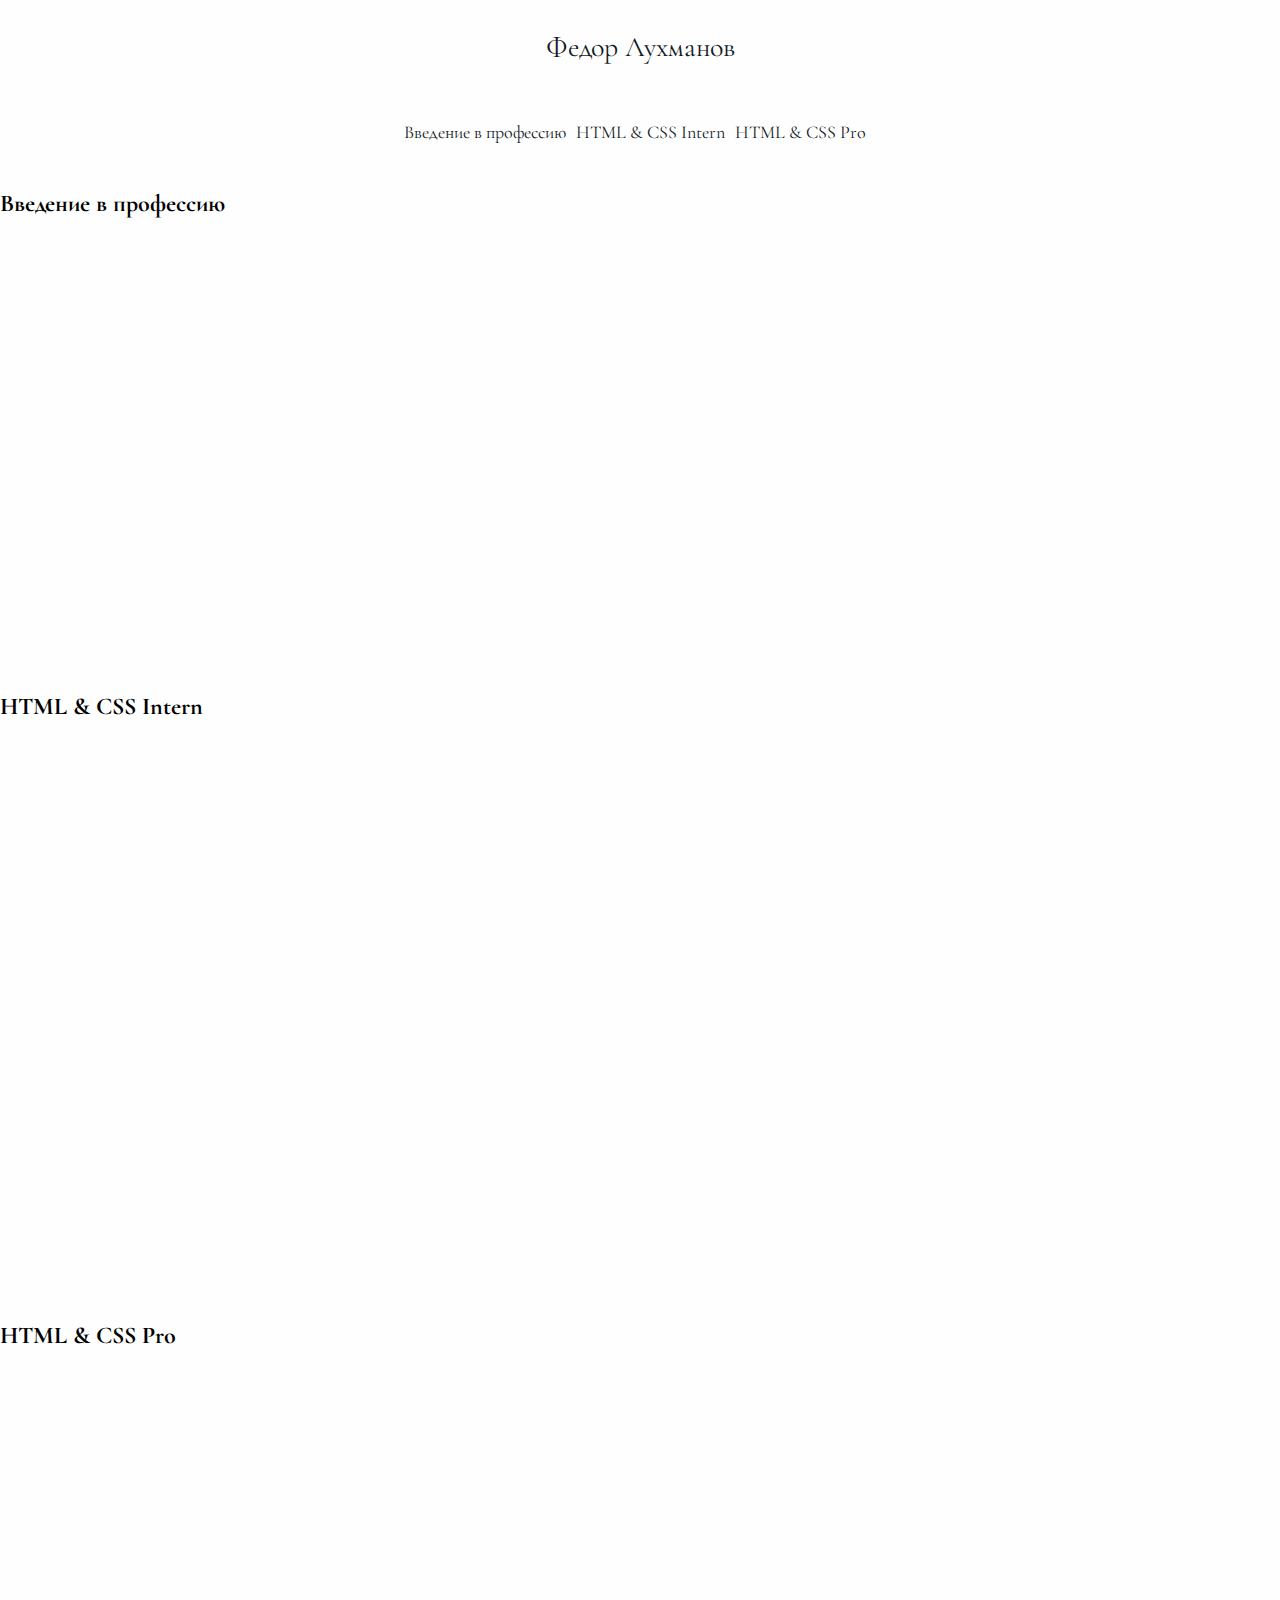
<file: flexbox/index.html>
<!DOCTYPE html>
<html>

<head>
  <meta charset="UTF-8">
  <meta name="viewport" content="width=device-width, initial-scale=1.0">
  <link rel="icon" href="https://pictures.s3.yandex.net/favicon.png">
  <meta name="description" content="портфолио Федора Лухманова на Яндекс Практикуме">
  <meta name="keywords" content="html, css">
  <meta name="author" content="Федор Лухманов">
  <link rel="stylesheet" href="normalize.css">
  <link rel="stylesheet" href="style.css">
  <title>Портфолио</title>
</head>

<body>
  <div class="page">
    <header class="header">
      <a href="#" class="header__link" lang="ru">Федор Лухманов</a>
    </header>
    <nav class="menu">
      <a href="#beginner-block" class="menu__link">Введение в профессию</a>
      <a href="#intern-block" class="menu__link">HTML & CSS Intern</a>
      <a href="#pro-block" class="menu__link">HTML & CSS Pro</a>
    </nav>
    <main class="main">
      <section id="beginner-block" class="beginner">
        <h2 class="beginner__title">Введение в профессию</h2>
        <div class="beginner__project-container">
          <div class="beginner__project beginner__project_first-code">
            <a class="beginner__hover-link" href="#">Первый код</a>
          </div>
          <div class="beginner__project beginner__project_design-principles">
            <a class="beginner__hover-link" href="#">4 принципа вёрстки</a>
          </div>
        </div>
      </section>
      <section id="intern-block" class="intern">
        <h2 class="intern__title">HTML & CSS Intern</h2>
        <div class="intern__project-container">
          <div class="intern__column intern__column_multi-item">
            <div class="intern__project-block intern__project-block_two-projects">
              <div class="intern__project intern__project_first-project">
                <a class="intern__hover-link" href="#">идея</a>
              </div>
              <div class="intern__project intern__project_second-project">
                <a class="intern__hover-link" href="#">мысль</a>
              </div>
            </div>
            <div class="intern__project-block intern__project-block_one-project">
              <a class="intern__hover-link" href="#">сомнение</a>
            </div>
          </div>
          <div class="intern__column intern__column_single-item">
            <a class="intern__hover-link" href="#">задача</a>
          </div>
        </div>
      </section>
      <section id="pro-block" class="pro">
        <h2 class="pro__title">HTML & CSS Pro</h2>
        <div class="pro__project-container">
          <div class="pro__project pro__project_first-project">
            <a class="pro__hover-link" href="#">цель</a>
          </div>
          <div class="pro__project pro__project_second-project">
            <a class="pro__hover-link" href="#">вдохновение</a>
          </div>
          <div class="pro__project pro__project_third-project">
            <a class="pro__hover-link" href="#">расчёт</a>
          </div>
        </div>
      </section>
    </main>
    <footer class="footer">
      <div class="footer__logo"></div>
    </footer>
  </div>
</body>

</html>
</file>
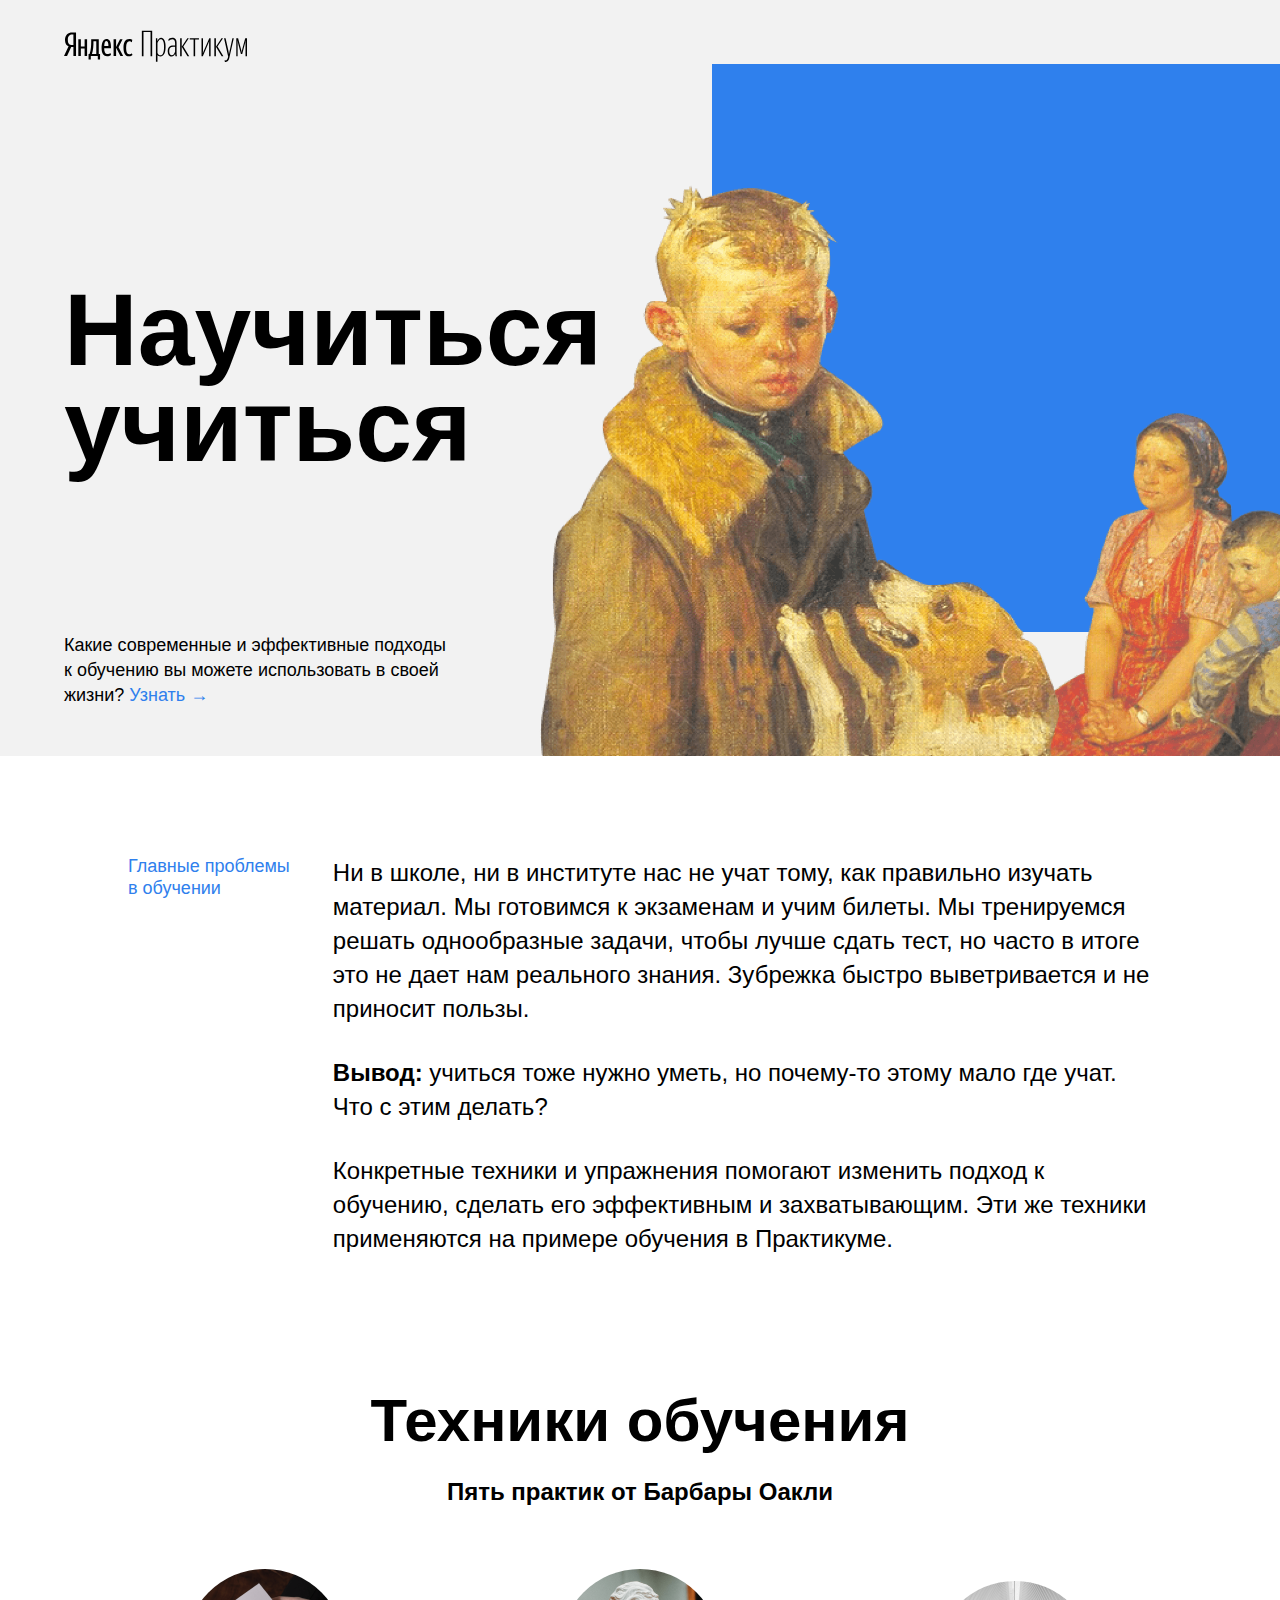
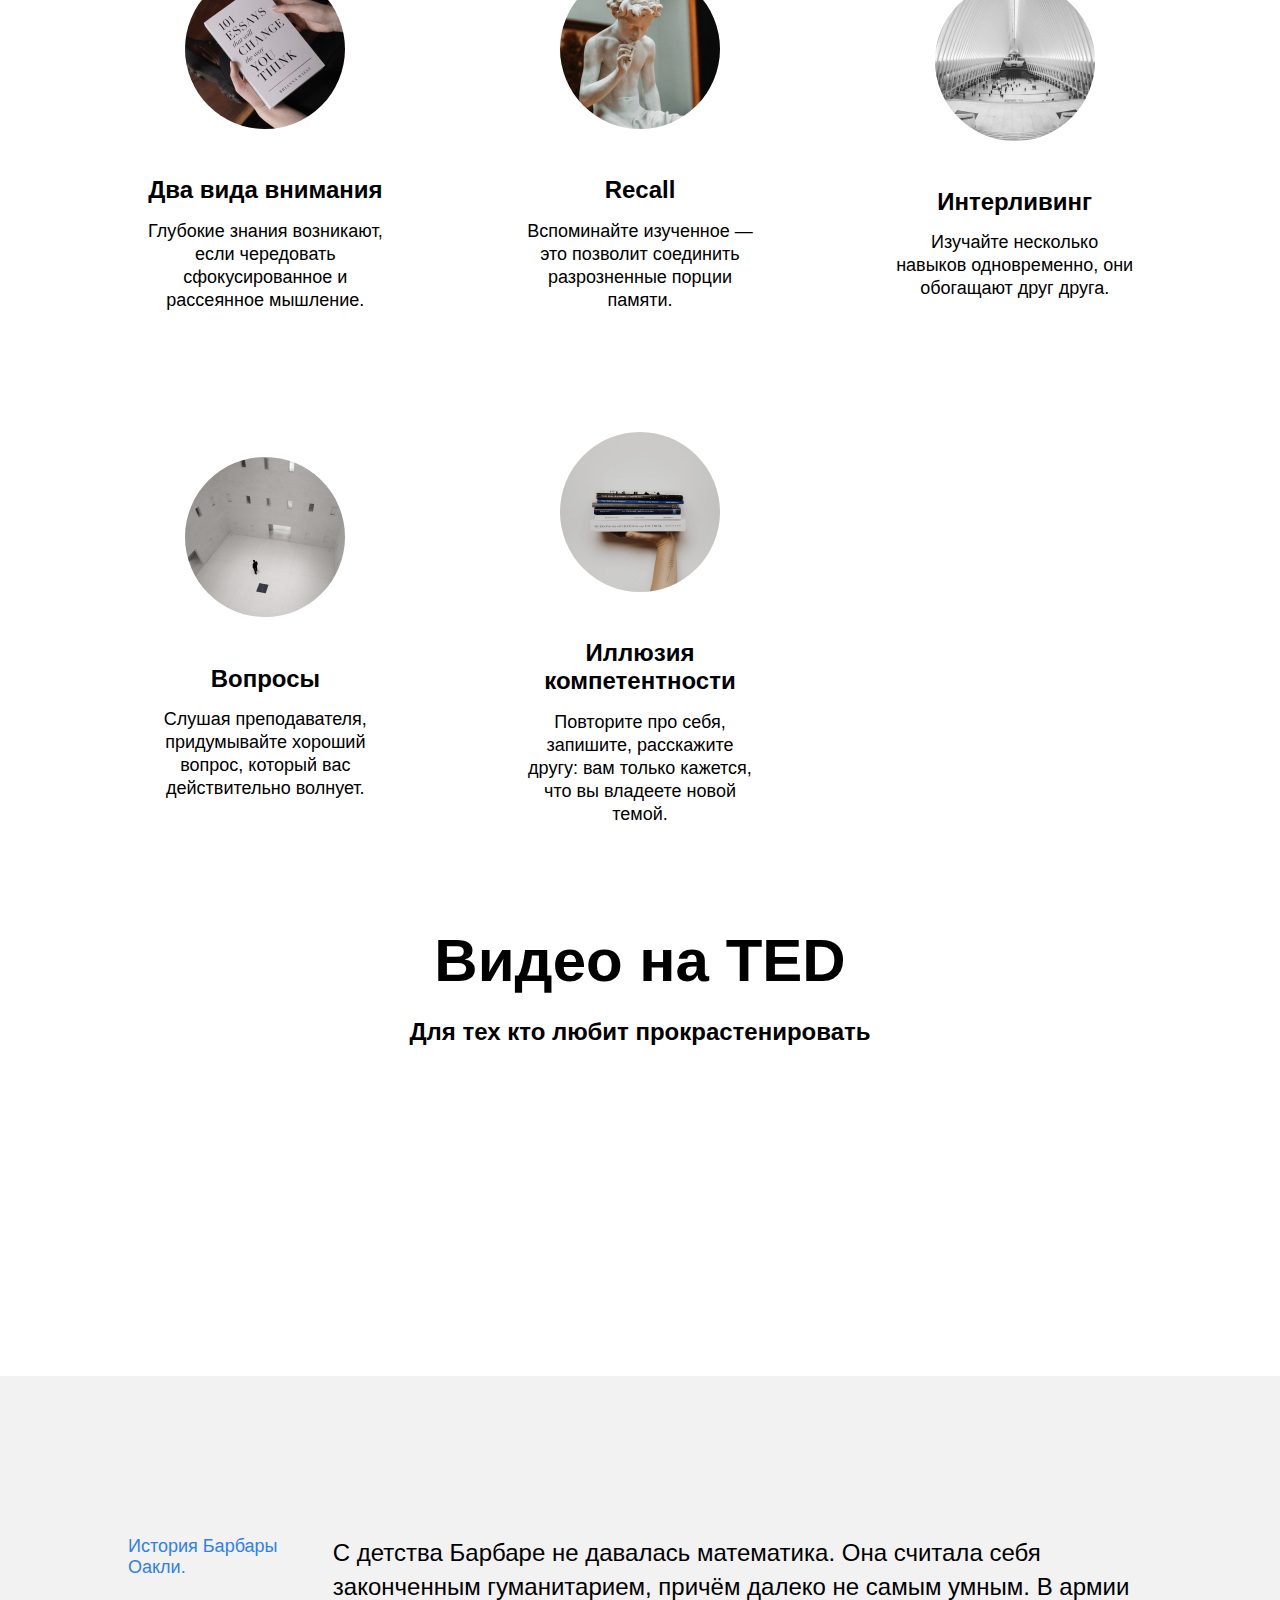
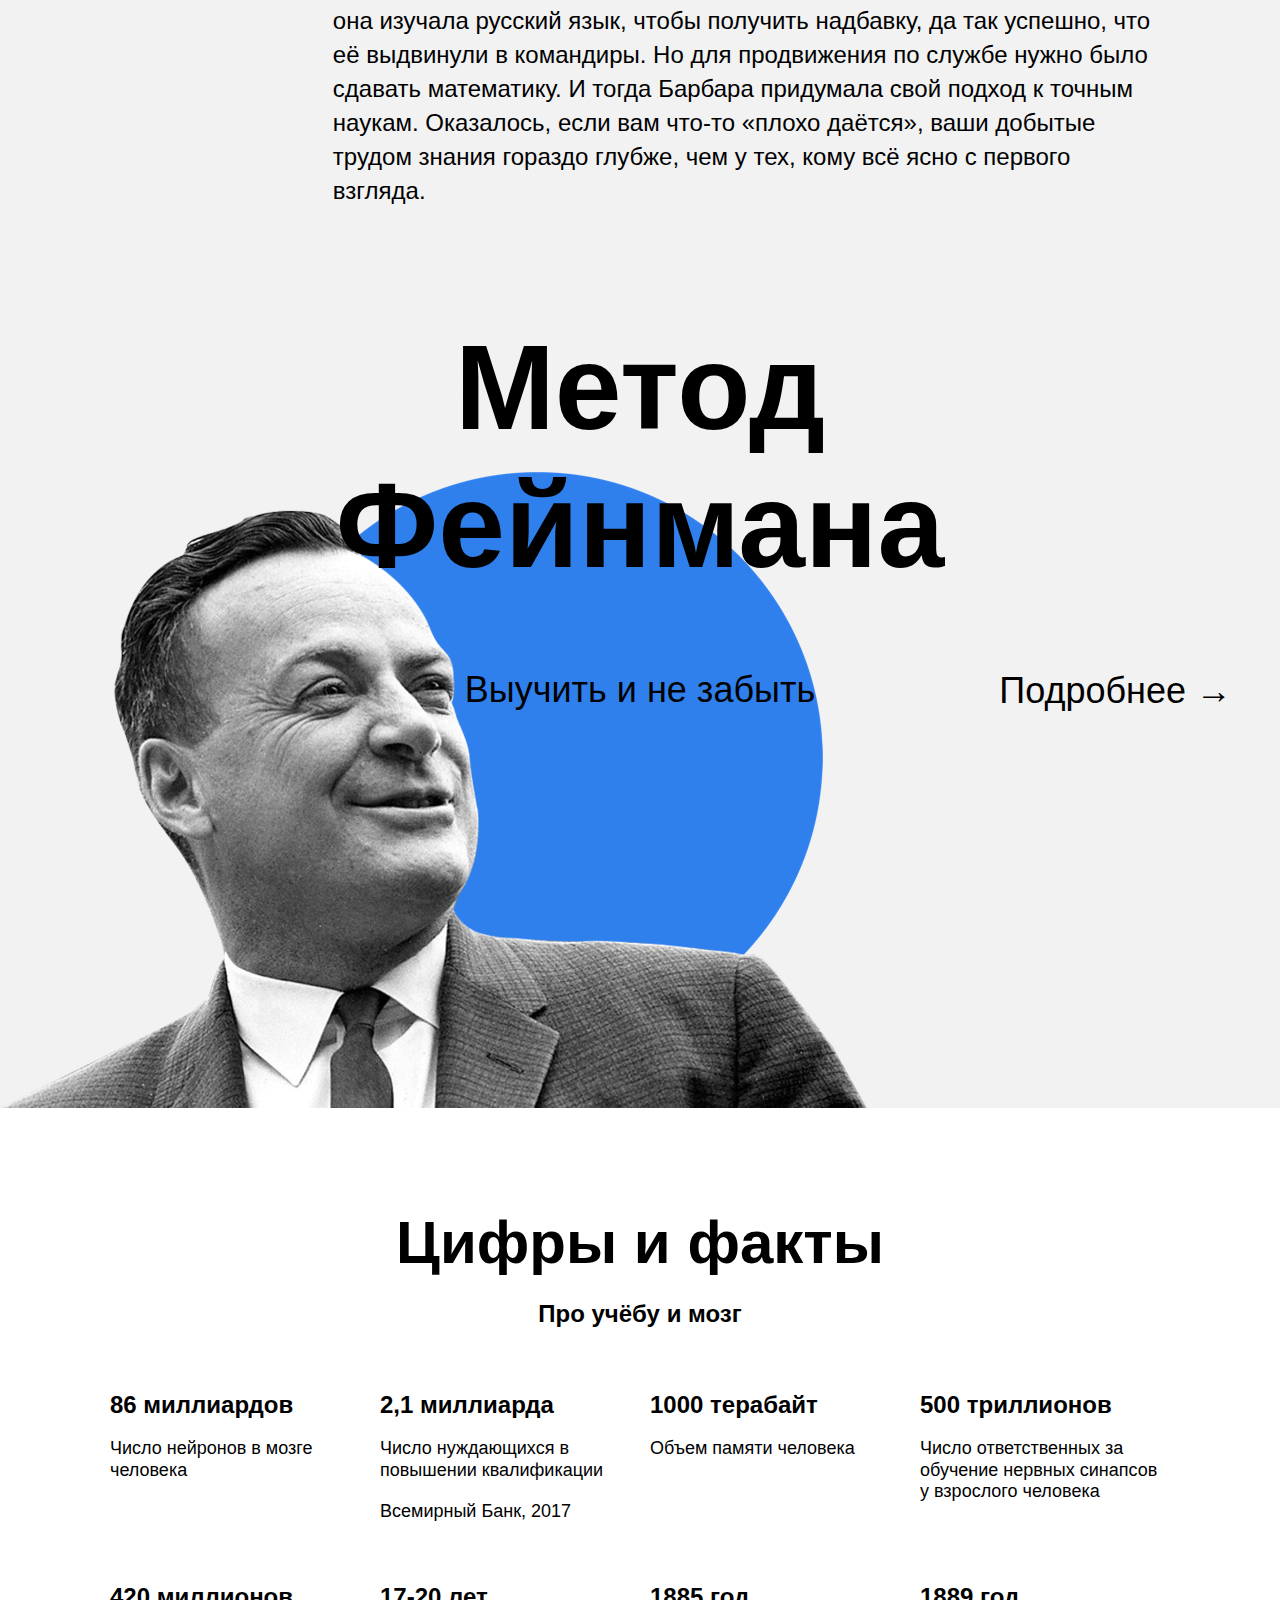
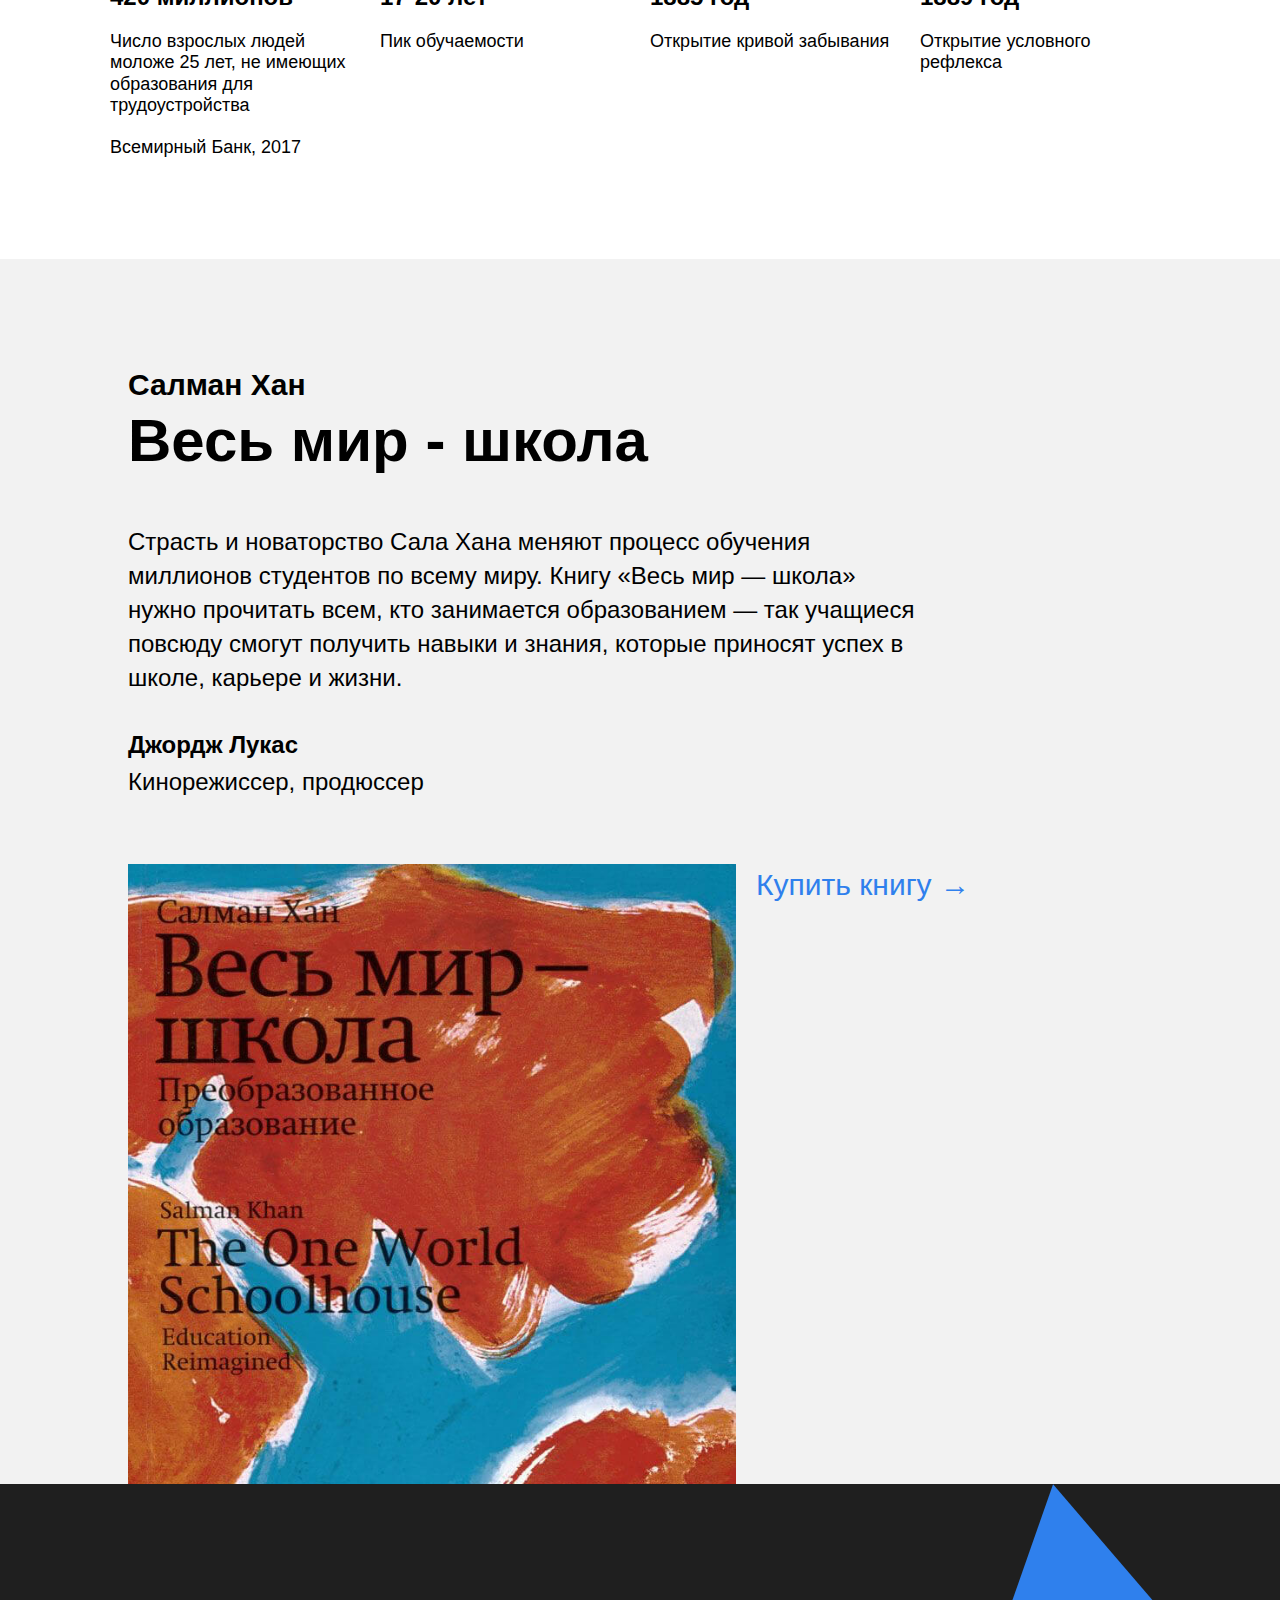
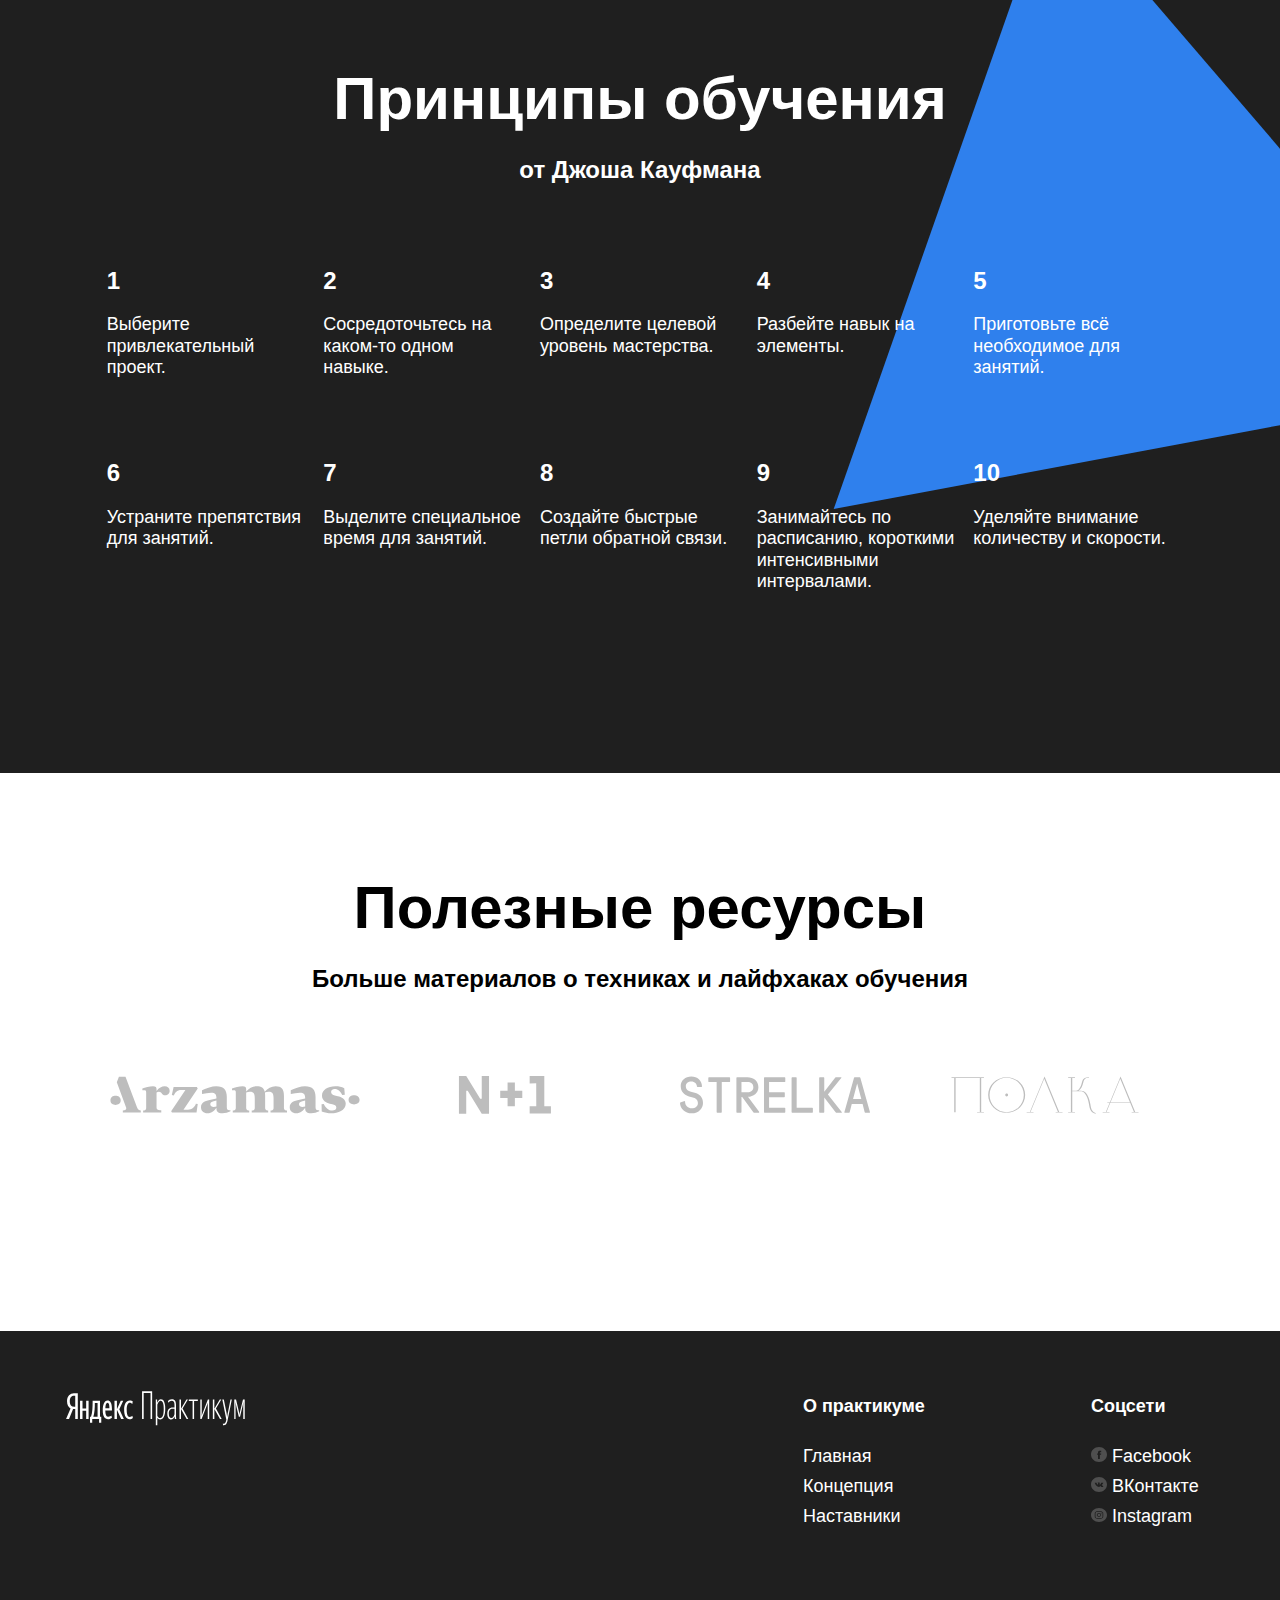
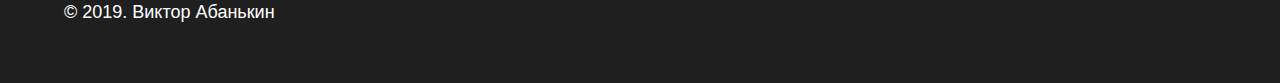
<file: learning_how_to_learn/index.html>
<!DOCTYPE html>
<html lang="ru">
  <head>
    <meta charset="UTF-8" />
    <meta name="viewport" content="width=device-width, initial-scale=1.0" />
    <title>Научиться учиться</title>
    <link rel="stylesheet" href="styles/normalize.css" />
    <link rel="stylesheet" href="styles/style.css" />
  </head>

  <body>
    <div class="page">
      <header class="header">
        <a
          class="logo__link"
          href="https://praktikum.yandex.ru/"
          target="_blank"
        >
          <img class="logo logo__header" src="images/logo.svg" />
        </a>
        <h1 class="header__title">Научиться учиться</h1>
        <p class="header__subtitle">
          Какие современные и эффективные подходы к обучению вы можете
          использовать в своей жизни?
          <a class="header__link" href="#">Узнать &rarr;</a>
        </p>
        <img
          class="header__main-illustration"
          src="images/two_again.png"
          alt="Фрагмент картины «Опять двойка» художника Фёдора Решетникова"
        />
        <div class="header__square-pic"></div>
      </header>

      <main class="content">
        <section class="description">
          <div class="two-columns">
            <h2 class="two-columns__brief">Главные проблемы в обучении</h2>
            <div class="two-columns__main-text">
              <p class="two-columns__paragraph">
                Ни в школе, ни в институте нас не учат тому, как правильно
                изучать материал. Мы готовимся к экзаменам и учим билеты. Мы
                тренируемся решать однообразные задачи, чтобы лучше сдать тест,
                но часто в итоге это не дает нам реального знания. Зубрежка
                быстро выветривается и не приносит пользы.
              </p>
              <p class="two-columns__paragraph">
                <span class="two-columns__span-bold">Вывод:</span> учиться тоже
                нужно уметь, но почему-то этому мало где учат. Что с этим
                делать?
              </p>
              <p class="two-columns__paragraph">
                Конкретные техники и упражнения помогают изменить подход к
                обучению, сделать его эффективным и захватывающим. Эти же
                техники применяются на примере обучения в Практикуме.
              </p>
            </div>
          </div>
        </section>

        <section class="technics">
          <h2 class="section-title">Техники обучения</h2>
          <h3 class="section-subtitle">Пять практик от Барбары Оакли</h3>
          <div class="cards">
            <div class="cards__item">
              <img class="cards__image" src="./images/attention.png" />
              <h4 class="cards__title">Два вида внимания</h4>
              <p class="cards__description">
                Глубокие знания возникают, если чередовать сфокусированное и
                рассеянное мышление.
              </p>
            </div>
            <div class="cards__item">
              <img class="cards__image" src="./images/recall.png" />
              <h4 class="cards__title">Recall</h4>
              <p class="cards__description">
                Вспоминайте изученное — это позволит соединить разрозненные
                порции памяти.
              </p>
            </div>
            <div class="cards__item">
              <img class="cards__image" src="images/interliving.png" />
              <h4 class="cards__title">Интерливинг</h4>
              <p class="cards__description">
                Изучайте несколько навыков одновременно, они обогащают друг
                друга.
              </p>
            </div>
            <div class="cards__item">
              <img class="cards__image" src="./images/question.png" />
              <h4 class="cards__title">Вопросы</h4>
              <p class="cards__description">
                Слушая преподавателя, придумывайте хороший вопрос, который вас
                действительно волнует.
              </p>
            </div>
            <div class="cards__item">
              <img class="cards__image" src="./images/competence.png" />
              <h4 class="cards__title">Иллюзия компетентности</h4>
              <p class="cards__description">
                Повторите про себя, запишите, расскажите другу: вам только
                кажется, что вы владеете новой темой.
              </p>
            </div>
          </div>
        </section>

        <section class="video">
          <h2 class="section-title">Видео на TED</h2>
          <h3 class="section-subtitle">Для тех кто любит прокрастенировать</h3>
          <div class="video__container">
            <iframe
              class="video__iframe"
              width="515"
              height="315"
              src="https://www.youtube.com/embed/arj7oStGLkU"
              frameborder="0"
              allow="accelerometer; autoplay; encrypted-media; gyroscope; picture-in-picture"
              allowfullscreen
            ></iframe>
            <iframe
              class="video__iframe"
              width="515"
              height="315"
              src="https://www.youtube.com/embed/5MgBikgcWnY"
              frameborder="0"
              allow="accelerometer; autoplay; encrypted-media; gyroscope; picture-in-picture"
              allowfullscreen
            ></iframe>
          </div>
        </section>

        <section class="oakley">
          <div class="two-columns">
            <h2 class="two-columns__brief">История Барбары Оакли.</h2>
            <div class="two-columns__main-text">
              <p class="two-columns__paragraph">
                С детства Барбаре не давалась математика. Она считала себя
                законченным гуманитарием, причём далеко не самым умным. В армии
                она изучала русский язык, чтобы получить надбавку, да так
                успешно, что её выдвинули в командиры. Но для продвижения по
                службе нужно было сдавать математику. И тогда Барбара придумала
                свой подход к точным наукам. Оказалось, если вам что-то «плохо
                даётся», ваши добытые трудом знания гораздо глубже, чем у тех,
                кому всё ясно с первого взгляда.
              </p>
            </div>
          </div>
        </section>

        <section class="feinman">
          <h2 class="feinman__title">Метод Фейнмана</h2>
          <p class="feinman__subtitle">Выучить и не забыть</p>
          <a class="feinman__link" href="#">Подробнее →</a>
        </section>

        <section class="digits">
          <h2 class="section-title">Цифры и факты</h2>
          <h3 class="section-subtitle">Про учёбу и мозг</h3>
          <div class="table">
            <div class="table__cell">
              <h4 class="table__heading">86 миллиардов</h4>
              <p class="table__text">Число нейронов в мозге человека</p>
            </div>
            <div class="table__cell">
              <h4 class="table__heading">2,1 миллиарда</h4>
              <p class="table__text">
                Число нуждающихся в повышении квалификации
              </p>
              <p class="table__text">Всемирный Банк, 2017</p>
            </div>
            <div class="table__cell">
              <h4 class="table__heading">1000 терабайт</h4>
              <p class="table__text">Объем памяти человека</p>
            </div>
            <div class="table__cell">
              <h4 class="table__heading">500 триллионов</h4>
              <p class="table__text">
                Число ответственных за обучение нервных синапсов у взрослого
                человека
              </p>
            </div>
            <div class="table__cell">
              <h4 class="table__heading">420 миллионов</h4>
              <p class="table__text">
                Число взрослых людей моложе 25 лет, не имеющих образования для
                трудоустройства
              </p>
              <p class="table__text">Всемирный Банк, 2017</p>
            </div>
            <div class="table__cell">
              <h4 class="table__heading">17-20 лет</h4>
              <p class="table__text">Пик обучаемости</p>
            </div>
            <div class="table__cell">
              <h4 class="table__heading">1885 год</h4>
              <p class="table__text">Открытие кривой забывания</p>
            </div>
            <div class="table__cell">
              <h4 class="table__heading">1889 год</h4>
              <p class="table__text">Открытие условного рефлекса</p>
            </div>
          </div>
        </section>

        <section class="khan">
          <div class="khan__container">
            <h3 class="khan__author">Салман Хан</h3>
            <h2 class="khan__title">Весь мир - школа</h2>
            <p class="khan__quote">
              Страсть и новаторство Сала Хана меняют процесс обучения миллионов
              студентов по всему миру. Книгу «Весь мир — школа» нужно прочитать
              всем, кто занимается образованием — так учащиеся повсюду смогут
              получить навыки и знания, которые приносят успех в школе, карьере
              и жизни.
            </p>
            <p class="khan__quote-author">Джордж Лукас</p>
            <p class="khan__quote-author-subline">Кинорежиссер, продюссер</p>
            <div class="khan__book-container">
              <img class="khan__book-pic" src="./images/book.jpg" />
              <a class="khan__buy-link" href="#">Купить книгу &rarr;</a>
            </div>
          </div>
        </section>

        <section class="kaufman">
          <h2 class="section-title section-title_white">Принципы обучения</h2>
          <h3 class="section-subtitle section-subtitle_white">
            от Джоша Кауфмана
          </h3>
          <div class="table table_white">
            <div class="table__cell table__cell_white">
              <h4 class="table__heading table__heading_white">1</h4>
              <p class="table__text table__text_white">
                Выберите привлекательный проект.
              </p>
            </div>
            <div class="table__cell table__cell_white">
              <h4 class="table__heading table__heading_white">2</h4>
              <p class="table__text table__text_white">
                Сосредоточьтесь на каком-то одном навыке.
              </p>
            </div>
            <div class="table__cell table__cell_white">
              <h4 class="table__heading table__heading_white">3</h4>
              <p class="table__text table__text_white">
                Определите целевой уровень мастерства.
              </p>
            </div>
            <div class="table__cell table__cell_white">
              <h4 class="table__heading table__heading_white">4</h4>
              <p class="table__text table__text_white">
                Разбейте навык на элементы.
              </p>
            </div>
            <div class="table__cell table__cell_white">
              <h4 class="table__heading table__heading_white">5</h4>
              <p class="table__text table__text_white">
                Приготовьте всё необходимое для занятий.
              </p>
            </div>
            <div class="table__cell table__cell_white">
              <h4 class="table__heading table__heading_white">6</h4>
              <p class="table__text table__text_white">
                Устраните препятствия для занятий.
              </p>
            </div>
            <div class="table__cell table__cell_white">
              <h4 class="table__heading table__heading_white">7</h4>
              <p class="table__text table__text_white">
                Выделите специальное время для занятий.
              </p>
            </div>
            <div class="table__cell table__cell_white">
              <h4 class="table__heading table__heading_white">8</h4>
              <p class="table__text table__text_white">
                Создайте быстрые петли обратной связи.
              </p>
            </div>
            <div class="table__cell table__cell_white">
              <h4 class="table__heading table__heading_white">9</h4>
              <p class="table__text table__text_white">
                Занимайтесь по расписанию, короткими интенсивными интервалами.
              </p>
            </div>
            <div class="table__cell table__cell_white">
              <h4 class="table__heading table__heading_white">10</h4>
              <p class="table__text table__text_white">
                Уделяйте внимание количеству и скорости.
              </p>
            </div>
          </div>
          <img class="kaufman__triangle" src="images/triangle.svg" />
        </section>

        <section class="resourses">
          <h2 class="section-title">Полезные ресурсы</h2>
          <h3 class="section-subtitle">
            Больше материалов о техниках и лайфхаках обучения
          </h3>
          <div class="resourses__logo-zone">
            <img class="resourses__logo" src="./images/logo/arzamas.svg" />
            <img class="resourses__logo" src="./images/logo/n1.svg" />
            <img class="resourses__logo" src="./images/logo/strelka.svg" />
            <img class="resourses__logo" src="./images/logo/polka.svg" />
          </div>
        </section>
      </main>

      <footer class="footer">
        <div class="footer__columns">
          <div class="footer__copyright">
            <a
              class="logo__link"
              href="https://praktikum.yandex.ru/"
              target="_blank"
            >
              <img class="logo logo_footer" src="images/logo_white.svg" />
            </a>
            <p class="footer__author">&copy; 2019. Виктор Абанькин</p>
          </div>
          <div class="footer__column">
            <div class="footer__info">
              <h4 class="footer__column-heading">О практикуме</h4>
              <nav class="footer__navigation">
                <ul class="footer__column-links">
                  <li><a class="footer__link" href="#">Главная</a></li>
                  <li><a class="footer__link" href="#">Концепция</a></li>
                  <li><a class="footer__link" href="#">Наставники</a></li>
                </ul>
              </nav>
            </div>
          </div>
          <div class="footer__column">
            <div class="footer__info">
              <h4 class="footer__column-heading">Соцсети</h4>
              <nav class="footer__navigation">
                <ul class="footer__column-links">
                  <li>
                    <a
                      class="footer__link footer__social-links_fb"
                      href="https://www.facebook.com/yandex.praktikum/"
                      target="_blank"
                      >Facebook</a
                    >
                  </li>
                  <li>
                    <a
                      class="footer__link footer__social-links_vk"
                      href="https://vk.com/yandex.praktikum"
                      target="__blank"
                      >ВКонтакте</a
                    >
                  </li>
                  <li>
                    <a
                      class="footer__link footer__social-links_ig"
                      href="#"
                      target="_blank"
                      >Instagram</a
                    >
                  </li>
                </ul>
              </nav>
            </div>
          </div>
        </div>
      </footer>
    </div>
  </body>
</html>
</file>
<file: flexbox/style.css>
@import url('https://fonts.googleapis.com/css?family=Cormorant+Garamond');

.page {
  font-family: 'Cormorant Garamond';
  background-color: #FEFEFE;
}

.header {
  height: 95px;
  display: flex;
}

.header__link {
  margin: auto;
  font-size: 28px;
  text-decoration: none;
  color: #10191E;
}

.menu {
  display: flex;
  justify-content: center;
  height: 75px;
  align-items: center;
}

.menu__link {
  margin-right: 10px;
  font-size: 18px;
  text-decoration: none;
  color: #10191E;
}

.main {
  max-width: 1330px;
  margin: auto;
}

.beginner__title {
  font-size: 24px;
  margin-bottom: 20px;
}


.beginner__project-container {
  display: flex;
  justify-content: space-between;
  flex-wrap: wrap;
  margin-bottom: 25px;
}

.beginner__project {
  width: 636px;
  height: 430px;
  background-position: center;
  background-size: cover;
}

.beginner__project_first-code {
  background-image: url(https://pictures.s3.yandex.net/cat.png);
}

.beginner__hover-link {
  opacity: 0;
  background-color: rgba(0, 0, 255, .5);
  height: 100%;
  width: 100%;
  display: flex;
  justify-content: center;
  align-items: center;
  text-decoration: none;
  color: white;
  text-transform: uppercase;
  font-size: 40px;
}

.beginner__hover-link:hover {
  background-color: rgba(0, 0, 255, .5);
  height: 100%;
  width: 100%;
  display: flex;
  justify-content: center;
  align-items: center;
  text-decoration: none;
  color: white;
  text-transform: uppercase;
  font-size: 40px;
  opacity: 1;
}

.beginner__project_design-principles {
  background-image: url(https://pictures.s3.yandex.net/designPrinciples.png);
}

.intern__title {
  font-size: 24px;
  margin-bottom: 20px;
}

.intern__project-container {
  display: flex;
  justify-content: space-between;
  flex-wrap: wrap;
  margin-bottom: 25px;
}

.intern__column {
  width: 636px;
  height: 557px;
  background-size: cover;
  background-position: center;
  display: flex;
}

.intern__column_multi-item {
  flex-direction: column-reverse;
  justify-content: space-between;
}

.intern__project-block {
  justify-content: space-between;
}

.intern__project-block_two-projects {
  display: flex;
}

.intern__project {
  width: 306px;
  height: 290px;
  background-size: cover;
  background-position: center;
}

.intern__project_first-project {
  background-image: url(https://pictures.s3.yandex.net/coming_soon_5.png);
}

.intern__hover-link {
  opacity: 0;
  background-color: rgba(0, 0, 255, .5);
  height: 100%;
  width: 100%;
  display: flex;
  justify-content: center;
  align-items: center;
  text-decoration: none;
  color: white;
  text-transform: uppercase;
  font-size: 24px;
}

.intern__hover-link:hover {
  background-color: rgba(0, 0, 255, .5);
  height: 100%;
  width: 100%;
  display: flex;
  justify-content: center;
  align-items: center;
  text-decoration: none;
  color: white;
  text-transform: uppercase;
  font-size: 24px;
  opacity: 1;
}

.intern__project_second-project {
  background-image: url(https://pictures.s3.yandex.net/coming_soon_6.png);
}

.intern__project-block_one-project {
  width: 636px;
  height: 240px;
  background-image: url(https://pictures.s3.yandex.net/coming_soon_4.png);
  background-size: cover;
  background-position: center;
}

.intern__column_single-item {
  background-image: url(https://pictures.s3.yandex.net/coming_soon_3.png);
}

.pro__title {
  font-size: 24px;
  margin-bottom: 20px;
}

.pro__project-container {
  display: flex;
  justify-content: space-between;
  align-items: flex-end;
  flex-wrap: wrap;
}

.pro__project {
  width: 306px;
  height: 290px;
  background-size: cover;
  background-position: center;
}

.pro__project_first-project {
  background-image: url(https://pictures.s3.yandex.net/coming_soon_9.png);
  order: 3;
  align-self: center;
}

.pro__hover-link {
  opacity: 0;
  background-color: rgba(0, 0, 255, .5);
  height: 100%;
  width: 100%;
  display: flex;
  justify-content: center;
  align-items: center;
  text-decoration: none;
  color: white;
  text-transform: uppercase;
  font-size: 24px;
}

.pro__hover-link:hover {
  background-color: rgba(0, 0, 255, .5);
  height: 100%;
  width: 100%;
  display: flex;
  justify-content: center;
  align-items: center;
  text-decoration: none;
  color: white;
  text-transform: uppercase;
  font-size: 24px;
  opacity: 1;
}

.pro__project_second-project {
  background-image: url(https://pictures.s3.yandex.net/coming_soon_8.png);
  order: 2;
  align-self: center;
  flex-basis: 636px;
}

.pro__project_third-project {
  background-image: url(https://pictures.s3.yandex.net/coming_soon_7.png);
  order: 1;
  align-self: center;
}

.footer {
  height: 95px;
  display: flex;
}

.footer__logo {
  width: 145px;
  height: 25px;
  background-image: url(https://pictures.s3.yandex.net/logo_black.png);
  background-size: contain;
  background-repeat: no-repeat;
  background-position: center;
  margin: auto;
}
</file>
<file: learning_how_to_learn/styles/style.css>
:root {
    --blue: #2F80ED;
    --grey: #F2F2F2;
    --onyx: #1F1F1F;
}

@keyframes rotation {
    from {
        transform: rotate(-15deg);
    }
    to {
        transform: rotate(345deg);
    }
}

a {
    transition: opacity 0.5s ease 0s;
    text-decoration: none;
}

a:hover {
    opacity: 0.6;
}

.page {
    min-width: 1100px;
    max-width: 1600px;
    margin: 0 auto;
    font-family: 'Helvetica Neue', Arial, sans-serif;
}

.header {
    position: relative;
    display: flex;
    height: 100vh;
    min-height: 600px;
    max-height: 756px;
    background-color: var(--grey);
    overflow: hidden;
}

.logo {
    position: absolute;
    top: 30px;
    left: 64px;
    width: 183px;
}

.logo_header {
    height: 32px;
}

.header__title {
    align-self: center;
    margin: 0 0 0 64px;
    width: 730px;
    line-height: 96px;
    font-size: 102px;
    font-weight: 600;
    z-index: 3;
}

.header__subtitle {
    position: absolute;
    z-index: 3;
    width: 388px;
    line-height: 25px;
    font-size: 18px;
    left: 64px;
    bottom: 30px;
}

.header__link {
    color: var(--blue);
}

.header__square-pic {
    position: absolute;
    z-index: 1;
    right: 0px;
    top: 64px;
    height: 568px;
    width: 568px;
    background-color: var(--blue);
    /* transform: rotate(-15deg); */
    animation: rotation 20s linear infinite;
}

.header__main-illustration {
    position: absolute;
    z-index: 2;
    height: 608px;
    width: 765px;
    bottom: 0px;
    right: 0px;
}

.description {
    padding: 100px 0 0;
}

.two-columns {
    display: flex;
    justify-content: space-between;
    margin: 0 auto;
    flex-direction: row;
    width: 80%;
}

.two-columns__brief {
    color: var(--blue);
    width: 175px;
    margin: 0;
    line-height: 1.2;
    font-size: 18px;
    font-weight: 500;
}

.two-columns__main-text {
    width: 80%;
    min-width: 784px;
}

.two-columns__paragraph {
    line-height: 34px;
    font-size: 24px;
    margin: 0 0 30px;
}

.two-columns__span-bold {
    line-height: 34px;
    font-size: 24px;
    font-weight: 600;
}

.technics {
    margin: 0 auto;
    padding: 100px 0 0;
}

.cards {
    margin: 0 auto;
    display: grid;
    grid-template-columns: repeat(3, 1fr);
    align-items: center;
    justify-items: center;
    width: 80%;
    grid-gap: 60px 100px;
}

.cards__item {
    width: 240px;
}

.cards__image {
    border-radius: 50%;
    margin: 60px 40px 43px;
    height: 160px;
    width: 160px;
}

.cards__title {
    line-height: 1.15;
    margin: 0;
    font-size: 24px;
    font-weight: 700;
    text-align: center;
}

.cards__description {
    margin: 16px 0 0;
    line-height: 23px;
    font-size: 18px;
    text-align: center;
}

.video {
    height: 450px;
    padding: 100px 0 0;
}

.video__container {
    display: flex;
    margin: 50px auto;
    justify-content: center;
    position: relative;
    z-index: 1;
}

.video__iframe {
    margin: 10px;
}

.oakley {
    background-color: var(--grey);
    padding: 160px 0 80px;
}

.feinman {
    position: relative;
    height: 790px;
    background-color: var(--grey);
    background-image: url('../images/feinman.png');
    background-repeat: no-repeat;
    background-size: 867px 637px;
    background-position: left bottom;
    overflow: auto;
}

.feinman__title {
    height: 276px;
    width: 648px;
    margin: 0 auto;
    text-align: center;
    line-height: 1.15;
    font-size: 120px;
    font-weight: 600;
}

.feinman__subtitle {
    margin: 70px auto 0;
    text-align: center;
    line-height: 51px;
    font-size: 36px;
}

.feinman__link {
    position: absolute;
    top: 44%;
    right: 48px;
    line-height: 51px;
    font-size: 36px;
    color: black;
}

.digits {
    margin: 0 auto;
    padding: 100px 0;
}

.section-title {
    margin: 0 auto;
    width: 60%;
    text-align: center;
    line-height: 69px;
    font-size: 60px;
    font-weight: 600;
}

.section-subtitle {
    width: 60%;
    margin: 20px auto 0;
    text-align: center;
    line-height: 34px;
    font-size: 24px;
}

.table {
    width: 1100px;
    display: flex;
    flex-wrap: wrap;
    justify-content: space-evenly;
    margin: 0 auto;
}

.table__cell {
    width: 250px;
    margin-top: 60px;
}

.table__heading {
    line-height: 1.15;
    font-size: 24px;
    margin: 0;
}

.table__text {
    margin: 20px 0 0;
    line-height: 1.2;
    font-size: 18px;
}

.khan {
    background-color: var(--grey);
    padding: 105px 0 0;
}

.khan__container {
    margin: 0 auto;
    width: 80%;
}

.khan__author {
    margin: 0;
    line-height: 42px;
    font-size: 30px;
}

.khan__title {
    margin: 0;
    line-height: 1.15;
    font-size: 60px;
    font-weight: 700;
}

.khan__quote {
    margin: 50px 0 36px;
    width: 790px;
    line-height: 34px;
    font-size: 24px;
}

.khan__quote-author {
    margin: 10px 0;
    line-height: 1.15;
    font-size: 24px;
    font-weight: 700;
}

.khan__quote-author-subline {
    margin: 0;
    line-height: 1.15;
    font-size: 24px;
    margin-bottom: 68px;
}

.khan__book-container {
    display: flex;
    align-items: flex-start;
}

.khan__book-pic {
    object-fit: cover;
    object-position: 0 0;
    width: 608px;
    height: 620px;
}

.khan__buy-link {
    margin: 0 20px;
    color: var(--blue);
    line-height: 42px;
    font-size: 30px;
}

.kaufman {
    position: relative;
    background-color: var(--onyx);
    overflow: hidden;
    margin: 0;
    color: white;
    padding: 90px 0;
}

.section-title_white {
    position: relative;
    z-index: 1;
    margin: 90px auto 20px;
}

.section-subtitle_white {
    position: relative;
    z-index: 1;
    margin: 20px auto 0;
}

.table_white {
    position: relative;
    margin: 0 auto 90px;
    z-index: 1;
}

.table__cell_white {
    margin: 80px 0 0;
    width: 200px;
}

.kaufman__triangle {
    position: absolute;
    top: 0;
    right: -210px;
    height: 877px;
    width: 877px;
    z-index: 0;
    animation: rotation 20s linear infinite;
}

.resourses {
    padding: 100px 0 217px;
}

.resourses__logo-zone {
    display: flex;
    width: 1100px;
    justify-content: center;
    margin: 80px auto 0;
}

.resourses__logo {
    width: 270px;
    height: 38px;
}

.footer {
    background-color: var(--onyx);
    min-height: 252px;
    padding: 60px 64px 40px;
}

.footer__columns {
    height: 252px;
    display: grid;
    grid-template-columns: 2fr 1fr 1fr;
    color: white;
}

.footer__copyright {
    position: relative;
}

.logo_footer {
    position: absolute;
    height: 35px;
    top: 0;
    left: 0;
}

.footer__author {
    position: absolute;
    margin: 0;
    left: 0;
    bottom: 18px;
    line-height: 25px;
    font-size: 18px;
}

.footer__info, .footer_social {
    margin: 0 0 0 auto;
    width: 125px;
}

.footer__column-heading {
    text-align: left;
    margin: 0;
    line-height: 30px;
    font-size: 18px;
    font-weight: 600;
}

.footer__column-links {
    text-align: left;
    margin: 20px 0 16px 0;
    line-height: 30px;
    font-size: 18px;
    color: white;
    list-style-type: none;
    padding: 0;
}

.footer__link {
    color: white;
}

.footer__social-links_fb::before {
    content: url(../images/facebook_white.svg)" ";
}

.footer__social-links_vk::before {
    content: url(../images/vk_white.svg)" ";
}

.footer__social-links_ig::before {
    content: url(../images/instagram_white.svg)" ";
}
</file>
